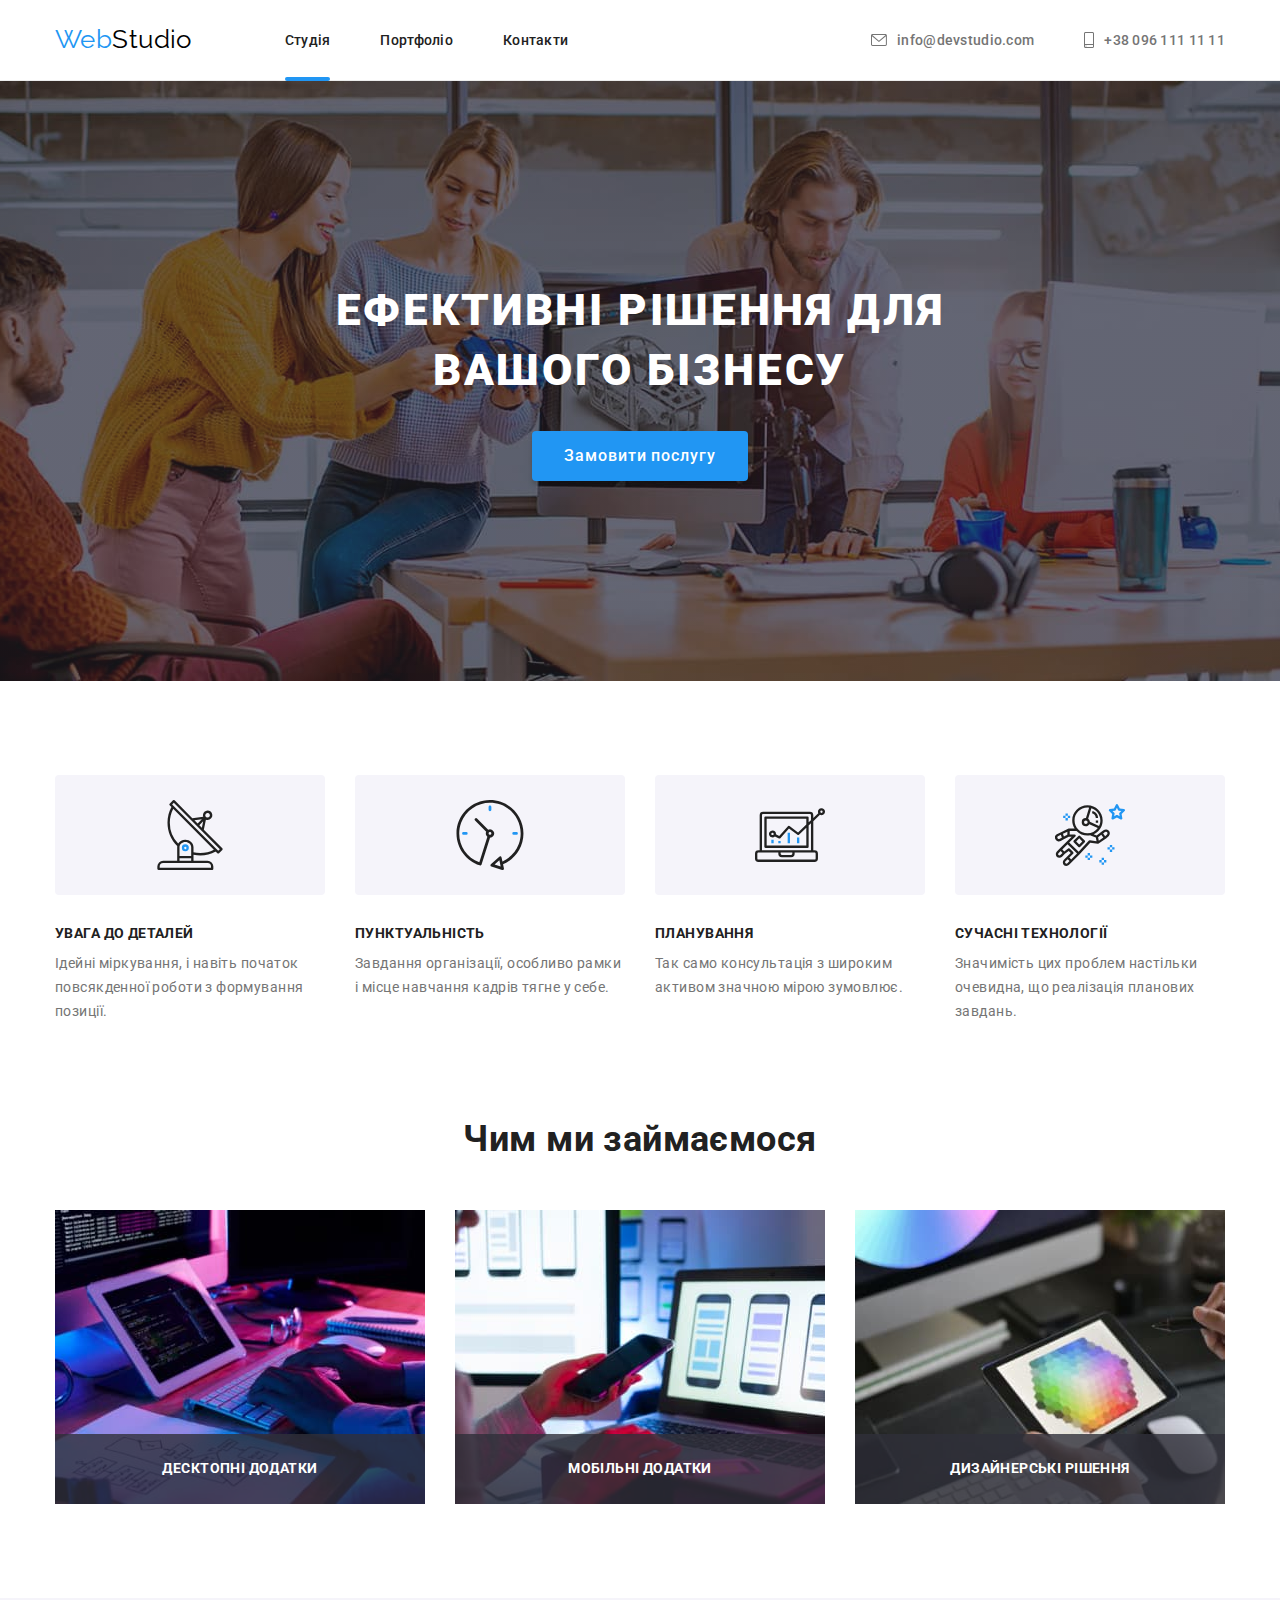
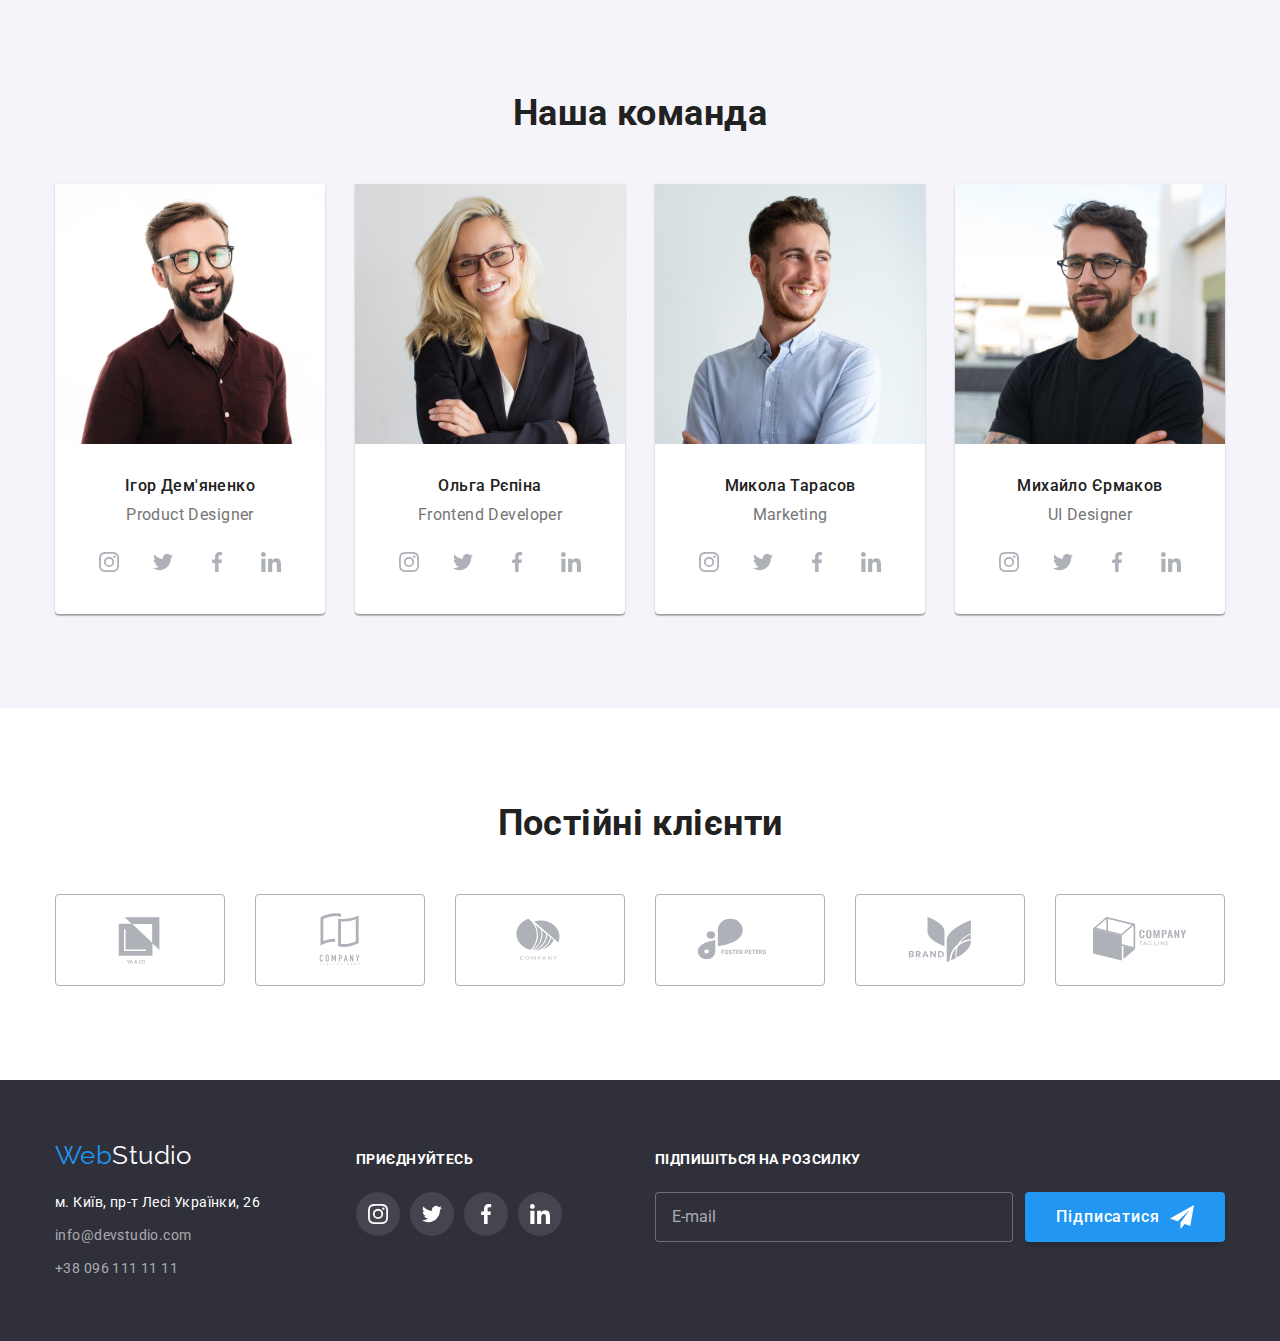
<file: index.html>
<!DOCTYPE html>
<html lang="uk">
  <head>
    <link
      href="https://fonts.googleapis.com/css2?family=Raleway:wght@700&family=Roboto:wght@400;500;700;900&display=swap"
      rel="stylesheet"
    />

    <meta charset="UTF-8" />
    <meta http-equiv="X-UA-Compatible" content="IE=edge" />
    <meta name="viewport" content="width=device-width, initial-scale=1.0" />
    <title>Студія</title>

    <link
      rel="stylesheet"
      href="https://cdnjs.cloudflare.com/ajax/libs/modern-normalize/1.1.0/modern-normalize.min.css"
    />
    <link rel="stylesheet" href="./css/main.min.css" />
  </head>

  <body>
    <!-- HEADER -->
    <header class="header">
      <div class="container header__container">
        <nav class="navigation">
          <a href="/" class="header__logo"><span class="header__logo--blue">Web</span>Studio</a>
          <ul class="navigation__list">
            <li class="navigation__item">
              <a href="./index.html" class="navigation__link navigation__current">Студія</a>
            </li>
            <li class="navigation__item">
              <a href="./portfolio.html" class="navigation__link">Портфоліо</a>
            </li>
            <li>
              <a href="#" class="navigation__link">Контакти</a>
            </li>
          </ul>
        </nav>

        <ul class="header-contacts">
          <li class="header-contacts__item">
            <a href="mailto:info@devstudio.com" class="header-contacts__link">
              <svg class="header-contacts__icon" width="16" height="12">
                <use href="./images/icons.svg#envelope"></use>
              </svg>
              info@devstudio.com
            </a>
          </li>

          <li class="header-contacts__item">
            <a href="tel:+380961111111" class="header-contacts__link">
              <svg class="header-contacts__icon" width="10" height="16">
                <use href="./images/icons.svg#smartphone"></use>
              </svg>
              +38 096 111 11 11
            </a>
          </li>
        </ul>
      </div>
    </header>

    <main>
      <!-- HERO -->
      <section class="hero">
        <div class="container">
          <h1 class="hero__title">Ефективні рішення для<br />вашого бізнесу</h1>
          <button type="button" class="hero__btn" data-modal-open>Замовити послугу</button>
        </div>
      </section>

      <!-- ADVANTAGES -->
      <section class="advantages section">
        <div class="container">
          <h2 class="advantages__title">Переваги</h2>

          <ul class="advantages__list">
            <li class="advantages__item">
              <div class="advantages__icon-field">
                <svg width="70" height="70">
                  <use href="./images/icons.svg#antenna"></use>
                </svg>
              </div>
              <h3 class="advantages__card-title">УВАГА ДО ДЕТАЛЕЙ</h3>
              <p class="advantages__card-description">
                Ідейні міркування, і навіть початок повсякденної роботи з формування позиції.
              </p>
            </li>

            <li class="advantages__item">
              <div class="advantages__icon-field">
                <svg width="70" height="70">
                  <use href="./images/icons.svg#clock"></use>
                </svg>
              </div>
              <h3 class="advantages__card-title">ПУНКТУАЛЬНІСТЬ</h3>
              <p class="advantages__card-description">
                Завдання організації, особливо рамки і місце навчання кадрів тягне у себе.
              </p>
            </li>

            <li class="advantages__item">
              <div class="advantages__icon-field">
                <svg width="70" height="70">
                  <use href="./images/icons.svg#diagram"></use>
                </svg>
              </div>
              <h3 class="advantages__card-title">ПЛАНУВАННЯ</h3>
              <p class="advantages__card-description">
                Так само консультація з широким активом значною мірою зумовлює.
              </p>
            </li>

            <li class="advantages__item">
              <div class="advantages__icon-field">
                <svg width="70" height="70">
                  <use href="./images/icons.svg#astronaut"></use>
                </svg>
              </div>
              <h3 class="advantages__card-title">СУЧАСНІ ТЕХНОЛОГІЇ</h3>
              <p class="advantages__card-description">
                Значимість цих проблем настільки очевидна, що реалізація планових завдань.
              </p>
            </li>
          </ul>
        </div>
      </section>

      <!-- ABOUT -->
      <section class="about section">
        <div class="container">
          <h2 class="title">Чим ми займаємося</h2>

          <ul class="about__list">
            <li class="about__item">
              <img
                class="about__picture"
                src="./images/developer.jpg"
                alt="Написання кода по алгоритму"
                width="370"
                height="294"
              />
              <p class="about__decoration-title">Десктопні додатки</p>
            </li>

            <li class="about__item">
              <img
                class="about__picture"
                src="./images/mobile-application-development.jpg"
                alt="Розробка мобільного додатка"
                width="370"
                height="294"
              />
              <p class="about__decoration-title">Мобільні додатки</p>
            </li>

            <li class="about__item">
              <img
                class="about__picture"
                src="./images/color-palette.jpg"
                alt="Палітра кольорів на планшеті"
                width="370"
                height="294"
              />
              <p class="about__decoration-title">Дизайнерські рішення</p>
            </li>
          </ul>
        </div>
      </section>

      <!-- STAFF -->
      <section class="staff section">
        <div class="container">
          <h2 class="title">Наша команда</h2>

          <ul class="staff__list">
            <li class="staff__item">
              <img
                src="./images/igor-demianenko.jpg"
                alt="Ігор Дем'яненко"
                width="270"
                height="260"
              />
              <div class="staff__content">
                <h3 class="staff__name">Ігор Дем'яненко</h3>
                <p class="staff__position">Product Designer</p>

                <ul class="icon-gallery">
                  <li>
                    <a href="#" rel="noreferrer noopener nofollow" class="icon-gallery__icon">
                      <svg width="20" height="20">
                        <use href="./images/icons.svg#instagram"></use>
                      </svg>
                    </a>
                  </li>

                  <li>
                    <a href="#" rel="noreferrer noopener nofollow" class="icon-gallery__icon">
                      <svg width="20" height="20">
                        <use href="./images/icons.svg#twitter"></use>
                      </svg>
                    </a>
                  </li>

                  <li>
                    <a href="#" rel="noreferrer noopener nofollow" class="icon-gallery__icon">
                      <svg width="20" height="20">
                        <use href="./images/icons.svg#facebook"></use>
                      </svg>
                    </a>
                  </li>

                  <li>
                    <a href="#" rel="noreferrer noopener nofollow" class="icon-gallery__icon">
                      <svg width="20" height="20">
                        <use href="./images/icons.svg#linkedin"></use>
                      </svg>
                    </a>
                  </li>
                </ul>
              </div>
            </li>

            <li class="staff__item">
              <img src="./images/olga-repina.jpg" alt="Ольга Рєпіна" width="270" height="260" />
              <div class="staff__content">
                <h3 class="staff__name">Ольга Рєпіна</h3>
                <p class="staff__position">Frontend Developer</p>

                <ul class="icon-gallery">
                  <li>
                    <a href="#" rel="noreferrer noopener nofollow" class="icon-gallery__icon">
                      <svg width="20" height="20">
                        <use href="./images/icons.svg#instagram"></use>
                      </svg>
                    </a>
                  </li>

                  <li>
                    <a href="#" rel="noreferrer noopener nofollow" class="icon-gallery__icon">
                      <svg width="20" height="20">
                        <use href="./images/icons.svg#twitter"></use>
                      </svg>
                    </a>
                  </li>

                  <li>
                    <a href="#" rel="noreferrer noopener nofollow" class="icon-gallery__icon">
                      <svg width="20" height="20">
                        <use href="./images/icons.svg#facebook"></use>
                      </svg>
                    </a>
                  </li>

                  <li>
                    <a href="#" rel="noreferrer noopener nofollow" class="icon-gallery__icon">
                      <svg width="20" height="20">
                        <use href="./images/icons.svg#linkedin"></use>
                      </svg>
                    </a>
                  </li>
                </ul>
              </div>
            </li>

            <li class="staff__item">
              <img
                src="./images/mykola-tarasov.jpg"
                alt="Микола Тарасов"
                width="270"
                height="260"
              />
              <div class="staff__content">
                <h3 class="staff__name">Микола Тарасов</h3>
                <p class="staff__position">Marketing</p>

                <ul class="icon-gallery">
                  <li>
                    <a href="#" rel="noreferrer noopener nofollow" class="icon-gallery__icon">
                      <svg width="20" height="20">
                        <use href="./images/icons.svg#instagram"></use>
                      </svg>
                    </a>
                  </li>

                  <li>
                    <a href="#" rel="noreferrer noopener nofollow" class="icon-gallery__icon">
                      <svg width="20" height="20">
                        <use href="./images/icons.svg#twitter"></use>
                      </svg>
                    </a>
                  </li>

                  <li>
                    <a href="#" rel="noreferrer noopener nofollow" class="icon-gallery__icon">
                      <svg width="20" height="20">
                        <use href="./images/icons.svg#facebook"></use>
                      </svg>
                    </a>
                  </li>

                  <li>
                    <a href="#" rel="noreferrer noopener nofollow" class="icon-gallery__icon">
                      <svg width="20" height="20">
                        <use href="./images/icons.svg#linkedin"></use>
                      </svg>
                    </a>
                  </li>
                </ul>
              </div>
            </li>

            <li class="staff__item">
              <img
                src="./images/mykhailo-ermakov.jpg"
                alt="Михайло Єрмаков"
                width="270"
                height="260"
              />
              <div class="staff__content">
                <h3 class="staff__name">Михайло Єрмаков</h3>
                <p class="staff__position">UI Designer</p>

                <ul class="icon-gallery">
                  <li>
                    <a href="#" rel="noreferrer noopener nofollow" class="icon-gallery__icon">
                      <svg width="20" height="20">
                        <use href="./images/icons.svg#instagram"></use>
                      </svg>
                    </a>
                  </li>

                  <li>
                    <a href="#" rel="noreferrer noopener nofollow" class="icon-gallery__icon">
                      <svg width="20" height="20">
                        <use href="./images/icons.svg#twitter"></use>
                      </svg>
                    </a>
                  </li>

                  <li>
                    <a href="#" rel="noreferrer noopener nofollow" class="icon-gallery__icon">
                      <svg width="20" height="20">
                        <use href="./images/icons.svg#facebook"></use>
                      </svg>
                    </a>
                  </li>

                  <li>
                    <a href="#" rel="noreferrer noopener nofollow" class="icon-gallery__icon">
                      <svg width="20" height="20">
                        <use href="./images/icons.svg#linkedin"></use>
                      </svg>
                    </a>
                  </li>
                </ul>
              </div>
            </li>
          </ul>
        </div>
      </section>

      <!-- CLIENTS -->
      <section class="section">
        <div class="container">
          <h2 class="title">Постійні клієнти</h2>
          <ul class="clients">
            <li class="clients__icon">
              <a href="#" rel="noreferrer noopener nofollow" class="clients__link">
                <svg class="clients__logo-icon" width="106" height="60">
                  <use href="./images/icons.svg#client-one"></use>
                </svg>
              </a>
            </li>
            <li class="clients__icon">
              <a href="#" rel="noreferrer noopener nofollow" class="clients__link">
                <svg class="clients__logo-icon" width="106" height="60">
                  <use href="./images/icons.svg#client-two"></use>
                </svg>
              </a>
            </li>
            <li class="clients__icon">
              <a href="#" rel="noreferrer noopener nofollow" class="clients__link">
                <svg class="clients__logo-icon" width="106" height="60">
                  <use href="./images/icons.svg#client-three"></use>
                </svg>
              </a>
            </li>
            <li class="clients__icon">
              <a href="#" rel="noreferrer noopener nofollow" class="clients__link">
                <svg class="clients__logo-icon" width="106" height="60">
                  <use href="./images/icons.svg#client-four"></use>
                </svg>
              </a>
            </li>
            <li class="clients__icon">
              <a href="#" rel="noreferrer noopener nofollow" class="clients__link">
                <svg class="clients__logo-icon" width="106" height="60">
                  <use href="./images/icons.svg#client-five"></use>
                </svg>
              </a>
            </li>
            <li class="clients__icon">
              <a href="#" rel="noreferrer noopener nofollow" class="clients__link">
                <svg class="clients__logo-icon" width="106" height="60">
                  <use href="./images/icons.svg#client-six"></use>
                </svg>
              </a>
            </li>
          </ul>
        </div>
      </section>
    </main>

    <!-- FOOTER -->
    <footer class="footer">
      <div class="footer__container container">
        <div>
          <a href="/" class="footer__logo"><span class="footer__logo--blue">Web</span>Studio</a>
          <address>
            <ul class="footer-contact-information">
              <li class="footer-contact-information__item">
                <a href="#" class="footer-contact-information__location"
                  >м. Київ, пр-т Лесі Українки, 26</a
                >
              </li>
              <li class="footer-contact-information__item">
                <a href="mailto:info@devstudio.com" class="footer-contact-information__mail"
                  >info@devstudio.com</a
                >
              </li>
              <li class="footer-contact-information__item">
                <a href="tel:+380961111111" class="footer-contact-information__phone"
                  >+38 096 111 11 11</a
                >
              </li>
            </ul>
          </address>
        </div>

        <div class="social-icons-unit">
          <p class="social-icons-unit__text">приєднуйтесь</p>

          <ul class="social-icons-unit__footer-icons">
            <li>
              <a href="#" rel="noreferrer noopener nofollow" class="social-icons-unit__icon">
                <svg width="20" height="20">
                  <use href="./images/icons.svg#instagram"></use>
                </svg>
              </a>
            </li>

            <li>
              <a href="#" rel="noreferrer noopener nofollow" class="social-icons-unit__icon">
                <svg width="20" height="20">
                  <use href="./images/icons.svg#twitter"></use>
                </svg>
              </a>
            </li>

            <li>
              <a href="#" rel="noreferrer noopener nofollow" class="social-icons-unit__icon">
                <svg width="20" height="20">
                  <use href="./images/icons.svg#facebook"></use>
                </svg>
              </a>
            </li>

            <li>
              <a href="#" rel="noreferrer noopener nofollow" class="social-icons-unit__icon">
                <svg width="20" height="20">
                  <use href="./images/icons.svg#linkedin"></use>
                </svg>
              </a>
            </li>
          </ul>
        </div>

        <div class="footer-subscribtion">
          <p class="footer-subscribtion__text">Підпишіться на розсилку</p>
          <form class="footer-subscribtion__footer-form">
            <label>
              <input
                type="email"
                name="mail"
                class="footer-subscribtion__input-field"
                placeholder="E-mail"
              />
            </label>
            <button type="submit" class="btn footer-subscribtion__submit-btn">
              Підписатися
              <svg class="footer-subscribtion__btn-icon" width="24" height="24">
                <use href="./images/icons.svg#send"></use>
              </svg>
            </button>
          </form>
        </div>
      </div>
    </footer>

    <!-- BACKDROP -->

    <div class="backdrop is-hidden" data-modal>
      <div class="modal">
        <button type="button" data-modal-close class="modal__modal-btn">
          <svg class="modal__close-cross" width="11" height="11">
            <use href="./images/icons.svg#close-cross"></use>
          </svg>
        </button>

        <p class="modal__title">Залиште свої дані, ми вам передзвонимо</p>

        <form>
          <ul class="modal-form">
            <li class="modal-form__unit">
              <label for="name" class="modal-form__label">Ім'я</label>
              <input type="text" name="name" id="name" class="modal-form__field" />
              <svg class="modal-form__icon">
                <use href="./images/icons.svg#person-form"></use>
              </svg>
            </li>

            <li class="modal-form__unit">
              <label for="tel" class="modal-form__label">Телефон</label>
              <input type="tel" name="tel" id="tel" class="modal-form__field" />
              <svg class="modal-form__icon">
                <use href="./images/icons.svg#phone-form"></use>
              </svg>
            </li>

            <li class="modal-form__unit">
              <label for="mail" class="modal-form__label">Пошта</label>
              <input type="email" name="mail" id="mail" class="modal-form__field" />
              <svg class="modal-form__icon">
                <use href="./images/icons.svg#email-form"></use>
              </svg>
            </li>

            <div class="modal-form__textarea-unit">
              <label for="comment" class="modal-form__label">Коментар</label>
              <textarea
                name="comment"
                id="comment"
                class="modal-form__textarea-field"
                placeholder="Введіть текст"
              ></textarea>
            </div>

            <label class="confirmation">
              <input class="confirmation__checkbox" type="checkbox" name="name" />

              <svg class="confirmation__check-icon" width="11" height="8">
                <use href="./images/icons.svg#check-mark"></use>
              </svg>

              Погоджуюся з розсилкою та приймаю
              <a href="#" class="confirmation__confirm-link">Умови договору</a>
            </label>
          </ul>
          <button type="submit" class="modal-form__submit-btn">Відправити</button>
        </form>
      </div>
    </div>

    <!-- JS-SCRIPT -->

    <script src="./js/modal.js"></script>
  </body>
</html>
</file>
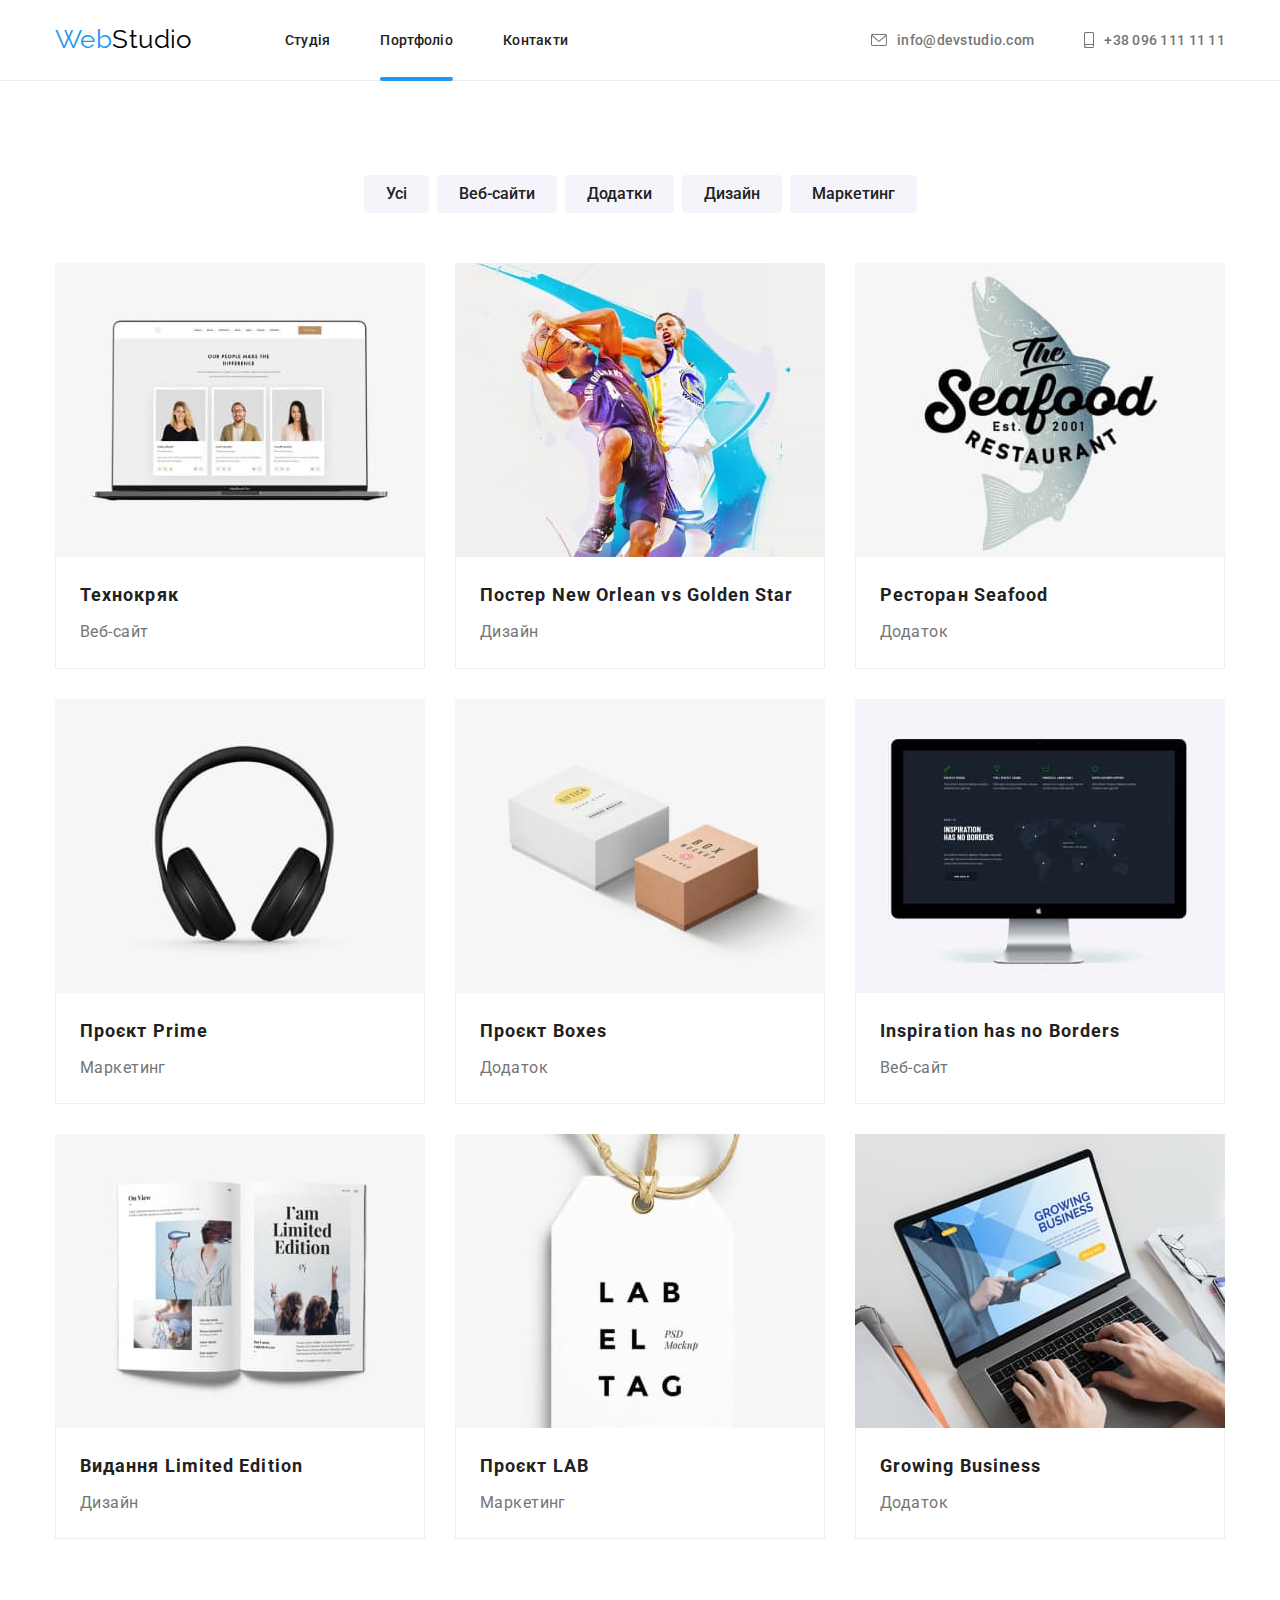
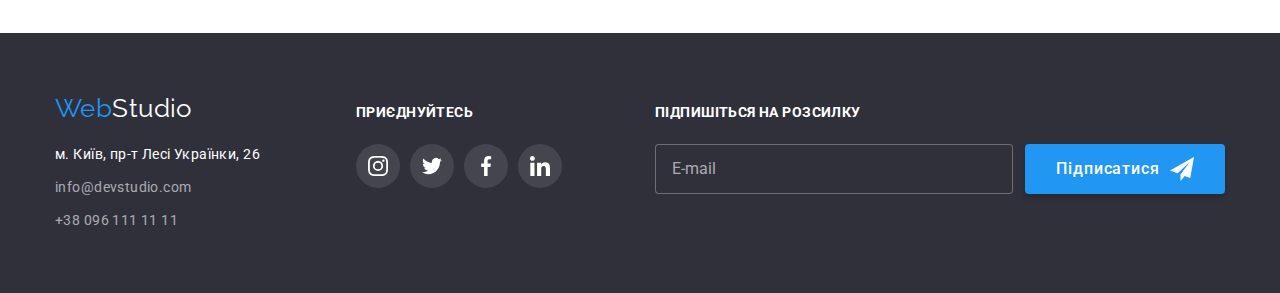
<file: portfolio.html>
<!DOCTYPE html>
<html lang="uk">
  <head>
    <link
      href="https://fonts.googleapis.com/css2?family=Raleway:wght@700&family=Roboto:wght@400;500;700;900&display=swap"
      rel="stylesheet"
    />

    <meta charset="UTF-8" />
    <meta http-equiv="X-UA-Compatible" content="IE=edge" />
    <meta name="viewport" content="width=device-width, initial-scale=1.0" />
    <title>Портфоліо</title>

    <link
      rel="stylesheet"
      href="https://cdnjs.cloudflare.com/ajax/libs/modern-normalize/1.1.0/modern-normalize.min.css"
    />

    <link rel="stylesheet" href="./css//main.min.css" />
  </head>
  <body>
    <!-- HEADER -->
    <header class="header">
      <div class="container header__container">
        <nav class="navigation">
          <a href="/" class="header__logo"><span class="header__logo--blue">Web</span>Studio</a>
          <ul class="navigation__list">
            <li class="navigation__item">
              <a href="./index.html" class="navigation__link">Студія</a>
            </li>
            <li class="navigation__item">
              <a href="./portfolio.html" class="navigation__link navigation__current">Портфоліо</a>
            </li>
            <li>
              <a href="#" class="navigation__link">Контакти</a>
            </li>
          </ul>
        </nav>

        <ul class="header-contacts">
          <li class="header-contacts__item">
            <a href="mailto:info@devstudio.com" class="header-contacts__link">
              <svg class="header-contacts__icon" width="16" height="12">
                <use href="./images/icons.svg#envelope"></use>
              </svg>
              info@devstudio.com
            </a>
          </li>

          <li class="header-contacts__item">
            <a href="tel:+380961111111" class="header-contacts__link">
              <svg class="header-contacts__icon" width="10" height="16">
                <use href="./images/icons.svg#smartphone"></use>
              </svg>
              +38 096 111 11 11
            </a>
          </li>
        </ul>
      </div>
    </header>

    <main>
      <!-- PROJECTS -->
      <section class="portfolio-page section">
        <div class="container">
          <h1 class="portfolio-page__title">наше портфоліо</h1>

          <!-- projects-filter -->
          <ul class="filter">
            <li class="filter__item">
              <button type="button" class="filter__btn">Усі</button>
            </li>

            <li class="filter__item">
              <button type="button" class="filter__btn">Веб-сайти</button>
            </li>

            <li class="filter__item">
              <button type="button" class="filter__btn">Додатки</button>
            </li>

            <li class="filter__item">
              <button type="button" class="filter__btn">Дизайн</button>
            </li>

            <li class="filter__item">
              <button type="button" class="filter__btn">Маркетинг</button>
            </li>
          </ul>

          <!-- project-units -->

          <ul class="projects">
            <li class="projects__unit">
              <a href="#" class="projects__link">
                <div class="projects__thumb">
                  <img src="./images/staff.jpg" alt="команда на екрані" width="370" height="294" />
                  <div class="projects__overlay">
                    <p class="projects__overlay-text">
                      Ресурс пропонує комплексні пропозиції з різним рівнем функціоналу та сервісів.
                      Все це дозволить відвідувачу отримати вичерпні відомості про компанію чи
                      приватну особу.
                    </p>
                  </div>
                </div>
                <div class="projects__project-content">
                  <h2 class="projects__project-name">Технокряк</h2>
                  <p class="projects__project-description">Веб-сайт</p>
                </div>
              </a>
            </li>

            <li class="projects__unit">
              <a href="#" class="projects__link">
                <div class="projects__thumb">
                  <img src="./images/basketball.jpg" alt="баскетбол" width="370" height="294" />
                  <div class="projects__overlay">
                    <p class="projects__overlay-text">
                      Ресурс пропонує комплексні пропозиції з різним рівнем функціоналу та сервісів.
                      Все це дозволить відвідувачу отримати вичерпні відомості про компанію чи
                      приватну особу.
                    </p>
                  </div>
                </div>
                <div class="projects__project-content">
                  <h2 class="projects__project-name">Постер New Orlean vs Golden Star</h2>
                  <p class="projects__project-description">Дизайн</p>
                </div>
              </a>
            </li>

            <li class="projects__unit">
              <a href="#" class="projects__link">
                <div class="projects__thumb">
                  <img
                    src="./images/seafood-restaurant.jpg"
                    alt="ресторан seafood"
                    width="370"
                    height="294"
                  />
                  <div class="projects__overlay">
                    <p class="projects__overlay-text">
                      Ресурс пропонує комплексні пропозиції з різним рівнем функціоналу та сервісів.
                      Все це дозволить відвідувачу отримати вичерпні відомості про компанію чи
                      приватну особу.
                    </p>
                  </div>
                </div>
                <div class="projects__project-content">
                  <h2 class="projects__project-name">Ресторан Seafood</h2>
                  <p class="projects__project-description">Додаток</p>
                </div>
              </a>
            </li>

            <li class="projects__unit">
              <a href="#" class="projects__link">
                <div class="projects__thumb">
                  <img src="./images/headphones.jpg" alt="навушники" width="370" height="294" />
                  <div class="projects__overlay">
                    <p class="projects__overlay-text">
                      Ресурс пропонує комплексні пропозиції з різним рівнем функціоналу та сервісів.
                      Все це дозволить відвідувачу отримати вичерпні відомості про компанію чи
                      приватну особу.
                    </p>
                  </div>
                </div>
                <div class="projects__project-content">
                  <h2 class="projects__project-name">Проєкт Prime</h2>
                  <p class="projects__project-description">Маркетинг</p>
                </div>
              </a>
            </li>

            <li class="projects__unit">
              <a href="#" class="projects__link">
                <div class="projects__thumb">
                  <img src="./images/boxes.jpg" alt="коробки" width="370" height="294" />
                  <div class="projects__overlay">
                    <p class="projects__overlay-text">
                      Ресурс пропонує комплексні пропозиції з різним рівнем функціоналу та сервісів.
                      Все це дозволить відвідувачу отримати вичерпні відомості про компанію чи
                      приватну особу.
                    </p>
                  </div>
                </div>
                <div class="projects__project-content">
                  <h2 class="projects__project-name">Проєкт Boxes</h2>
                  <p class="projects__project-description">Додаток</p>
                </div>
              </a>
            </li>

            <li class="projects__unit">
              <a href="#" class="projects__link">
                <div class="projects__thumb">
                  <img
                    src="./images/inspiration.jpg"
                    alt="екран натхнення"
                    width="370"
                    height="294"
                  />
                  <div class="projects__overlay">
                    <p class="projects__overlay-text">
                      Ресурс пропонує комплексні пропозиції з різним рівнем функціоналу та сервісів.
                      Все це дозволить відвідувачу отримати вичерпні відомості про компанію чи
                      приватну особу.
                    </p>
                  </div>
                </div>
                <div class="projects__project-content">
                  <h2 class="projects__project-name">Inspiration has no Borders</h2>
                  <p class="projects__project-description">Веб-сайт</p>
                </div>
              </a>
            </li>

            <li class="projects__unit">
              <a href="#" class="projects__link">
                <div class="projects__thumb">
                  <img src="./images/magazine.jpg" alt="журнал" width="370" height="294" />
                  <div class="projects__overlay">
                    <p class="projects__overlay-text">
                      Ресурс пропонує комплексні пропозиції з різним рівнем функціоналу та сервісів.
                      Все це дозволить відвідувачу отримати вичерпні відомості про компанію чи
                      приватну особу.
                    </p>
                  </div>
                </div>
                <div class="projects__project-content">
                  <h2 class="projects__project-name">Видання Limited Edition</h2>
                  <p class="projects__project-description">Дизайн</p>
                </div>
              </a>
            </li>

            <li class="projects__unit">
              <a href="#" class="projects__link">
                <div class="projects__thumb">
                  <img src="./images/label.jpg" alt="ярлик" width="370" height="294" />
                  <div class="projects__overlay">
                    <p class="projects__overlay-text">
                      Ресурс пропонує комплексні пропозиції з різним рівнем функціоналу та сервісів.
                      Все це дозволить відвідувачу отримати вичерпні відомості про компанію чи
                      приватну особу.
                    </p>
                  </div>
                </div>
                <div class="projects__project-content">
                  <h2 class="projects__project-name">Проєкт LAB</h2>
                  <p class="projects__project-description">Маркетинг</p>
                </div>
              </a>
            </li>

            <li class="projects__unit">
              <a href="#" class="projects__link">
                <div class="projects__thumb">
                  <img
                    src="./images/growing-business.jpg"
                    alt="зростаючий бізнес"
                    width="370"
                    height="294"
                  />
                  <div class="projects__overlay">
                    <p class="projects__overlay-text">
                      Ресурс пропонує комплексні пропозиції з різним рівнем функціоналу та сервісів.
                      Все це дозволить відвідувачу отримати вичерпні відомості про компанію чи
                      приватну особу.
                    </p>
                  </div>
                </div>
                <div class="projects__project-content">
                  <h2 class="projects__project-name">Growing Business</h2>
                  <p class="projects__project-description">Додаток</p>
                </div>
              </a>
            </li>
          </ul>
        </div>
      </section>
    </main>

    <!-- FOOTER -->
    <footer class="footer">
      <div class="footer__container container">
        <div>
          <a href="/" class="footer__logo"><span class="footer__logo--blue">Web</span>Studio</a>
          <address>
            <ul class="footer-contact-information">
              <li class="footer-contact-information__item">
                <a href="#" class="footer-contact-information__location"
                  >м. Київ, пр-т Лесі Українки, 26</a
                >
              </li>
              <li class="footer-contact-information__item">
                <a href="mailto:info@devstudio.com" class="footer-contact-information__mail"
                  >info@devstudio.com</a
                >
              </li>
              <li class="footer-contact-information__item">
                <a href="tel:+380961111111" class="footer-contact-information__phone"
                  >+38 096 111 11 11</a
                >
              </li>
            </ul>
          </address>
        </div>

        <div class="social-icons-unit">
          <p class="social-icons-unit__text">приєднуйтесь</p>

          <ul class="social-icons-unit__footer-icons">
            <li>
              <a href="#" rel="noreferrer noopener nofollow" class="social-icons-unit__icon">
                <svg width="20" height="20">
                  <use href="./images/icons.svg#instagram"></use>
                </svg>
              </a>
            </li>

            <li>
              <a href="#" rel="noreferrer noopener nofollow" class="social-icons-unit__icon">
                <svg width="20" height="20">
                  <use href="./images/icons.svg#twitter"></use>
                </svg>
              </a>
            </li>

            <li>
              <a href="#" rel="noreferrer noopener nofollow" class="social-icons-unit__icon">
                <svg width="20" height="20">
                  <use href="./images/icons.svg#facebook"></use>
                </svg>
              </a>
            </li>

            <li>
              <a href="#" rel="noreferrer noopener nofollow" class="social-icons-unit__icon">
                <svg width="20" height="20">
                  <use href="./images/icons.svg#linkedin"></use>
                </svg>
              </a>
            </li>
          </ul>
        </div>

        <div class="footer-subscribtion">
          <p class="footer-subscribtion__text">Підпишіться на розсилку</p>
          <form class="footer-subscribtion__footer-form">
            <label>
              <input
                type="email"
                name="mail"
                class="footer-subscribtion__input-field"
                placeholder="E-mail"
              />
            </label>
            <button type="submit" class="btn footer-subscribtion__submit-btn">
              Підписатися
              <svg class="footer-subscribtion__btn-icon" width="24" height="24">
                <use href="./images/icons.svg#send"></use>
              </svg>
            </button>
          </form>
        </div>
      </div>
    </footer>
  </body>
</html>
</file>
<file: css/main.min.css>
body{font-family:"Roboto","Helvetica Neue","Verdana","Tahoma",sans-serif;color:#212121;font-size:14px;letter-spacing:.03em;background-color:#fff}h1,h2,h3,p,ul{margin:0;padding:0}.container{width:1200px;margin-left:auto;margin-right:auto;padding-left:15px;padding-right:15px}.section{padding-top:94px;padding-bottom:94px}.title{margin-bottom:50px;color:#212121;font-weight:700;font-size:36px;line-height:1.17;text-align:center}.projects,.filter,.modal-form,.social-icons-unit__footer-icons,.footer-contact-information,.clients,.icon-gallery,.staff__list,.about__list,.advantages__list,.header-contacts,.navigation__list{list-style:none}.footer__logo,.header__logo{font-family:"Raleway",sans-serif;font-size:26px;line-height:1.17;text-decoration:none}.modal-form__submit-btn,.footer-subscribtion__submit-btn,.hero__btn{display:flex;justify-content:center;align-items:center;border-radius:4px;border:none;margin-left:auto;margin-right:auto;font-family:inherit;cursor:pointer;color:#fff;font-weight:500;font-size:16px;line-height:1.88;letter-spacing:.06em;background-color:#2196f3;box-shadow:0px 4px 4px rgba(0,0,0,.15);transition:background-color 250ms cubic-bezier(0.4, 0, 0.2, 1)}.modal-form__submit-btn:hover,.footer-subscribtion__submit-btn:hover,.hero__btn:hover,.modal-form__submit-btn:focus,.footer-subscribtion__submit-btn:focus,.hero__btn:focus{background-color:#188ce8}.portfolio-page__title,.confirmation__checkbox,.advantages__title{position:absolute;width:1px;height:1px;margin:-1px;border:0;padding:0;clip:rect(0 0 0 0);overflow:hidden}.container{width:1200px;margin-left:auto;margin-right:auto;padding-left:15px;padding-right:15px}.header{border-bottom:1px solid #ececec}.header__container{display:flex;align-items:center}.navigation{display:flex;align-items:center}.navigation__list{display:flex}.navigation__item{position:relative}.navigation__item:not(:last-child){margin-right:50px}.navigation__link{display:block;padding-top:32px;padding-bottom:32px;text-decoration:none;font-weight:500;line-height:1.17;letter-spacing:.02em;color:#212121;transition:color 250ms cubic-bezier(0.4, 0, 0.2, 1)}.navigation__link:hover,.navigation__link:focus{color:#2196f3}.navigation__current:visited{color:#2196f3}.navigation__current::after{content:"";position:absolute;bottom:-1px;left:0;width:100%;height:4px;border-radius:2px;background-color:#2196f3}.header__logo{margin-right:93px;padding-top:24px;padding-bottom:25px;color:#000}.header__logo--blue{color:#2196f3}.header-contacts{display:flex;margin-left:auto}.header-contacts__item+.header-contacts__item{margin-left:50px}.header-contacts__link{display:flex;align-items:center;color:#757575;text-decoration:none;font-weight:500;line-height:1.17;letter-spacing:.02em;transition:color 250ms cubic-bezier(0.4, 0, 0.2, 1)}.header-contacts__link:hover,.header-contacts__link:focus{color:#2196f3}.header-contacts__icon{margin-right:10px;fill:currentColor}.hero{height:600px;max-width:1600px;padding-top:200px;padding-bottom:200px;margin:0 auto;background-color:#c4c4c4;background-image:linear-gradient(to right, rgba(47, 48, 58, 0.4), rgba(47, 48, 58, 0.4)),url("../images/hero-image.jpg");background-repeat:no-repeat;background-size:cover;background-position:center;text-align:center}.hero__title{margin-top:0;margin-bottom:30px;color:#fff;font-weight:900;font-size:44px;line-height:1.36;letter-spacing:.06em;text-transform:uppercase}.hero__btn{width:216px;height:50px}.advantages{padding-bottom:0}.advantages__list{display:flex;gap:30px}.advantages__item{flex-basis:calc((100% - 90px)/4)}.advantages__icon-field{display:flex;justify-content:center;align-items:center;width:270px;height:120px;margin-bottom:30px;background:#f5f4fa;border-radius:4px}.advantages__card-title{margin-bottom:10px;color:#212121;font-weight:700;line-height:1.17;font-size:14px}.advantages__card-description{color:#757575;line-height:1.71}.about__list{display:flex;gap:30px}.about__item{position:relative;flex-basis:calc((100% - 60px)/3)}.about__picture{display:block}.about__decoration-title{position:absolute;left:0;bottom:0;width:100%;height:70px;display:flex;align-items:center;justify-content:center;font-weight:700;line-height:1.17;text-align:center;text-transform:uppercase;color:#fff;background-color:rgba(47,48,58,.8)}.staff{background-color:#f5f4fa}.staff__list{display:flex;gap:30px}.staff__item{flex-basis:calc((100% - 90px)/4);text-align:center;background-color:#fff;box-shadow:0px 1px 3px rgba(0,0,0,.12),0px 1px 1px rgba(0,0,0,.14),0px 2px 1px rgba(0,0,0,.2);border-radius:0px 0px 4px 4px}.staff__content{padding-top:30px;padding-bottom:30px}.staff__name{margin-bottom:10px;color:#212121;font-weight:500;font-size:16px;line-height:1.17}.staff__position{color:#757575;font-size:16px;line-height:1.17;margin-bottom:16px}.icon-gallery{display:flex;gap:10px;justify-content:center;align-items:center;margin:0}.icon-gallery__icon{display:flex;align-items:center;justify-content:center;fill:#afb1b8;background-color:inherit;width:44px;height:44px;border-radius:50%;transition:background-color 250ms cubic-bezier(0.4, 0, 0.2, 1),fill 250ms cubic-bezier(0.4, 0, 0.2, 1)}.icon-gallery__icon:hover,.icon-gallery__icon:focus{background-color:#2196f3;fill:#fff}.clients{display:flex;gap:30px;margin:0;padding:0}.clients__icon{flex-basis:calc((100% - 150px)/6);height:92px;border:1px solid #afb1b8;border-radius:4px;transition:border-color 250ms cubic-bezier(0.4, 0, 0.2, 1)}.clients__icon:hover,.clients__icon:focus{border-color:#2196f3}.clients__link{display:flex;justify-content:center;align-items:center;width:100%;height:100%;margin-left:auto;margin-right:auto;color:#afb1b8;transition:color 250ms cubic-bezier(0.4, 0, 0.2, 1)}.clients__link:hover,.clients__link:focus{color:#2196f3}.clients__icon:hover .clients__link,.clients__icon:focus .clients__link{color:#2196f3}.clients__logo-icon{fill:currentColor}.footer{padding-top:60px;padding-bottom:60px;background-color:#2f303a}.footer__container{display:flex;align-items:baseline}.footer__logo{display:block;margin-bottom:20px;color:#fff}.footer__logo--blue{color:#2196f3}.footer-contact-information{display:inline-flex;flex-direction:column;line-height:1.71;width:231px}.footer-contact-information__item:not(:last-child){margin-bottom:9px}.footer-contact-information__location,.footer-contact-information__mail,.footer-contact-information__phone{text-decoration:none;color:#fff;font-style:normal;transition:color 250ms cubic-bezier(0.4, 0, 0.2, 1)}.footer-contact-information__location:hover,.footer-contact-information__location:focus,.footer-contact-information__mail:hover,.footer-contact-information__mail:focus,.footer-contact-information__phone:hover,.footer-contact-information__phone:focus{color:#2196f3}.footer-contact-information__mail,.footer-contact-information__phone{color:rgba(255,255,255,.6)}.social-icons-unit{margin-left:70px;margin-right:93px}.social-icons-unit__text{font-weight:700;line-height:1.7;color:#fff;text-transform:uppercase;margin-bottom:20px}.social-icons-unit__footer-icons{display:flex;gap:10px;justify-content:center;margin:0}.social-icons-unit__icon{display:flex;align-items:center;justify-content:center;fill:#fff;background-color:rgba(255,255,255,.1);width:44px;height:44px;border-radius:50%;transition:background-color 250ms cubic-bezier(0.4, 0, 0.2, 1)}.social-icons-unit__icon:hover,.social-icons-unit__icon:focus{background-color:#2196f3;width:44px;height:44px;fill:#fff}.footer-subscribtion{display:flex;flex-direction:column}.footer-subscribtion__text{font-weight:700;line-height:1.7;color:#fff;text-transform:uppercase;margin-bottom:20px}.footer-subscribtion__footer-form{display:flex}.footer-subscribtion__input-field{width:358px;height:50px;margin-right:12px;border:1px solid rgba(255,255,255,.3);border-radius:4px;background-color:#2f303a;color:#fff;padding-left:16px;cursor:pointer}.footer-subscribtion__input-field::placeholder{font-size:16px;color:rgba(255,255,255,.6);line-height:1.25}.footer-subscribtion__submit-btn{width:200px;height:50px}.footer-subscribtion__btn-icon{fill:Swhite-color;margin-left:10px}.backdrop{position:fixed;top:0;left:0;width:100%;height:100%;background-color:rgba(0,0,0,.2);transition:opacity 400ms cubic-bezier(0.4, 0, 0.2, 1);opacity:1}.backdrop.is-hidden{opacity:0;pointer-events:none}.backdrop.is-hidden .modal{transform:translate(-50%, -50%) rotate(-180deg) scale(0)}.modal{position:absolute;top:50%;left:50%;width:528px;height:581px;background-color:#fff;box-shadow:0px 1px 3px rgba(0,0,0,.12),0px 1px 1px rgba(0,0,0,.14),0px 2px 1px rgba(0,0,0,.2);border-radius:4px;transform:translate(-50%, -50%) rotate(0) scale(1);transition:transform 400ms cubic-bezier(0.4, 0, 0.2, 1);padding:40px}.modal__modal-btn{position:absolute;top:8px;right:8px;width:30px;height:30px;cursor:pointer;border-radius:50%;border-width:1px;background-color:#fff;border-color:rgba(0,0,0,.1)}.modal__close-cross{position:absolute;top:50%;left:50%;transform:translate(-50%, -50%);fill:#000;transition:fill 250ms cubic-bezier(0.4, 0, 0.2, 1)}.modal__close-cross:hover,.modal__close-cross:focus{fill:#2196f3}.modal__title{font-size:20px;font-weight:700;line-height:1.17;text-align:center;margin-bottom:12px}.modal-form{margin-left:auto;margin-right:auto}.modal-form__unit{position:relative;display:flex;height:58px;flex-direction:column;justify-content:space-between;padding:0;margin-bottom:10px}.modal-form__label{font-size:12px;letter-spacing:.01em;line-height:1.17;color:#757575}.modal-form__field{padding-left:42px;height:40px;border:1px solid rgba(33,33,33,.2);border-radius:4px;cursor:pointer;outline:none;transition:border-color 250ms cubic-bezier(0.4, 0, 0.2, 1)}.modal-form__field:focus{border-color:#2196f3}.modal-form__field:focus+.modal-form__icon{fill:#2196f3}.modal-form__icon{position:absolute;top:50%;left:12px;transition:translateY(-50%);width:18px;height:18px;cursor:pointer;transition:fill 250ms cubic-bezier(0.4, 0, 0.2, 1)}.modal-form__textarea-unit{display:flex;padding:0;flex-direction:column;justify-content:space-between;height:138px;margin-bottom:20px}.modal-form__textarea-field{height:120px;width:100%;padding:12px 16px;border:1px solid rgba(33,33,33,.2);border-radius:4px;resize:none;outline:none;cursor:pointer;transition:border-color 250ms cubic-bezier(0.4, 0, 0.2, 1)}.modal-form__textarea-field::placeholder{font-size:12px;line-height:1.17;letter-spacing:.01em;color:rgba(117,117,117,.5)}.modal-form__textarea-field:focus{border-color:#2196f3}.confirmation{display:flex;align-items:center;height:24px;line-height:1.71;color:#757575;cursor:pointer}.confirmation__check-icon{display:block;width:16px;height:15px;margin-left:12px;margin-right:7px;border:2px solid #212121;border-radius:2px;transition:background-color 250ms cubic-bezier(0.4, 0, 0.2, 1),border-color 250ms cubic-bezier(0.4, 0, 0.2, 1)}.confirmation__checkbox:checked+.confirmation__check-icon{background-color:#2196f3;border-color:#2196f3}.confirmation__checkbox:focus+.confirmation__check-icon{border-color:#2196f3}.confirmation__confirm-link{color:#2196f3;margin-left:5px}.modal-form__submit-btn{position:absolute;left:50%;bottom:40px;transform:translateX(-50%);width:200px;height:50px}.portfolio-page{margin-left:auto;margin-right:auto}.filter{display:flex;justify-content:center;margin-bottom:50px}.filter__item:not(:last-child){margin-right:8px}.filter__btn{padding:6px 22px;font-family:inherit;cursor:pointer;color:#212121;font-weight:500;font-size:16px;line-height:1.63;background-color:#f5f4fa;border-radius:4px;border:none;transition:background-color 250ms cubic-bezier(0.4, 0, 0.2, 1),color 250ms cubic-bezier(0.4, 0, 0.2, 1),box-shadow 250ms cubic-bezier(0.4, 0, 0.2, 1)}.filter__btn:hover,.filter__btn:focus{color:#fff;background-color:#2196f3;box-shadow:0px 4px 4px rgba(0,0,0,.25)}.projects{display:flex;flex-wrap:wrap;gap:30px}.projects__unit{flex-basis:calc((100% - 60px)/3);transition:box-shadow 250ms cubic-bezier(0.4, 0, 0.2, 1)}.projects__unit:hover,.projects__unit:focus-within{box-shadow:0px 1px 1px rgba(0,0,0,.12),0px 4px 4px rgba(0,0,0,.06),1px 4px 6px rgba(0,0,0,.16)}.projects__link{text-decoration:none}.projects__thumb{position:relative;width:370px;height:294px;overflow:hidden}.projects__overlay{position:absolute;top:0;left:0;width:100%;height:100%;background:rgba(33,150,243,.9);transform:translateY(100%);transition:transform 250ms cubic-bezier(0.4, 0, 0.2, 1)}.projects__unit:hover .projects__overlay,.projects__unit:focus-within .projects__overlay{transform:translateY(0)}.projects__overlay-text{color:#fff;width:322px;font-size:18px;line-height:1.56;padding-top:63px;padding-left:24px}.projects__project-content{border:1px solid #eee;border-top-style:none;padding:20px 24px}.projects__project-name{margin-bottom:4px;color:#212121;font-weight:700;font-size:18px;line-height:2;letter-spacing:.06em}.projects__project-description{color:#757575;font-size:16px;line-height:1.88}/*# sourceMappingURL=main.min.css.map */
</file>
